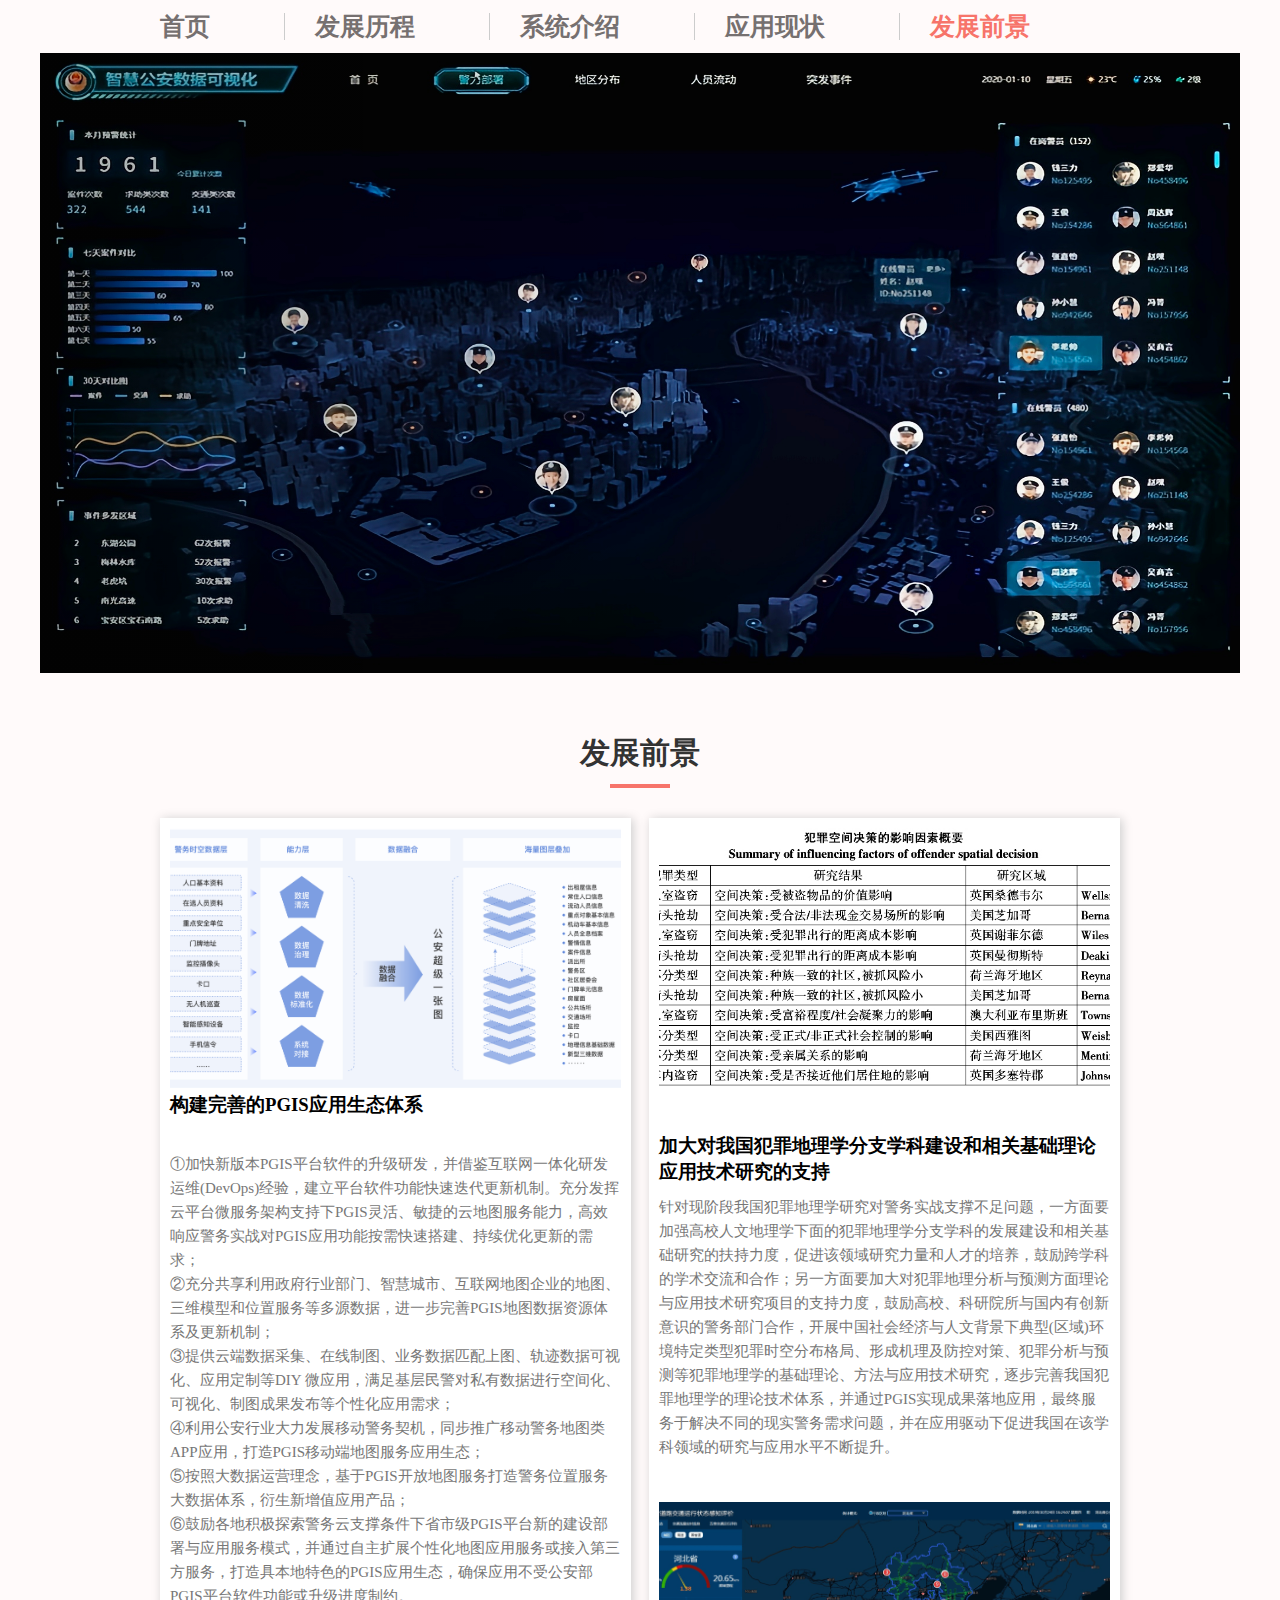
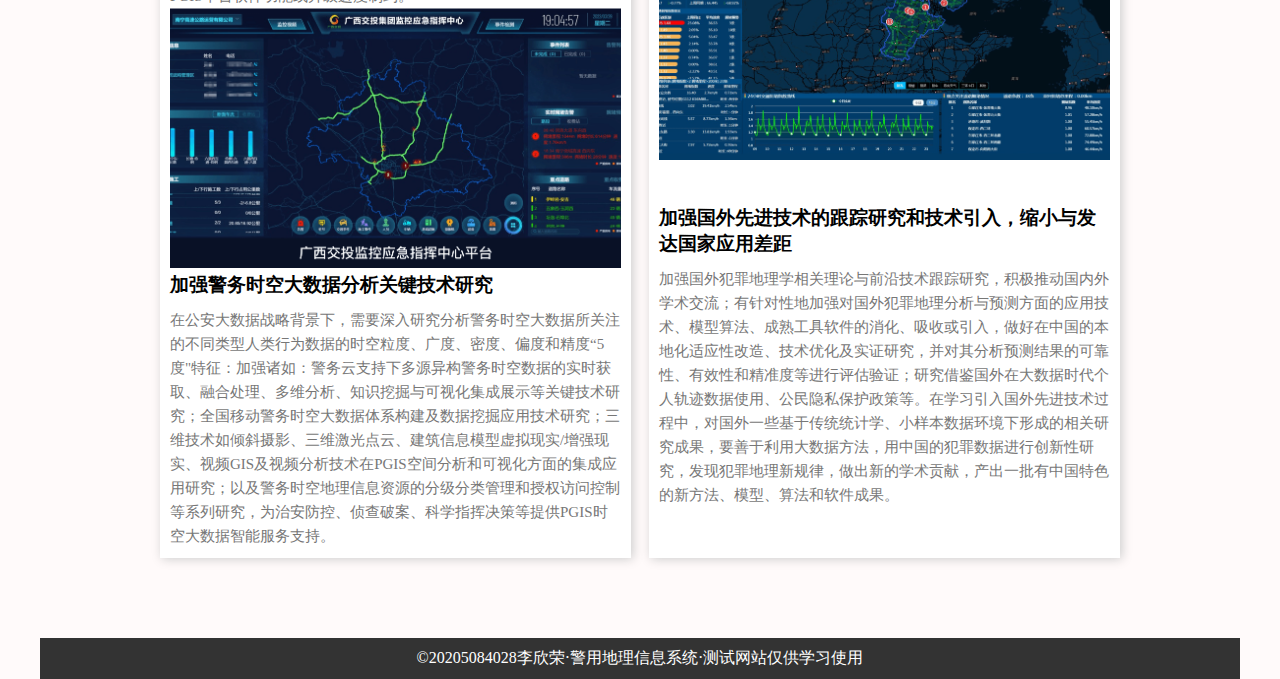
<file: qianjing.html>
<!DOCTYPE html>
<html>

<head>
	<meta charset="utf-8" />
	<title>警用地理信息系统</title>
	<link rel="stylesheet" href="css/style.css">
</head>

<body>

	<div class="content">
		<header>
			<div class="nav">
				<a href="index.html">首页</a>
				<a href="about.html">发展历程</a>
				<a href="xitong.html">系统介绍</a>
				<a href="yong.html">应用现状</a>
				<a href="qianjing.html" class="active">发展前景</a>
			</div>
		</header>
		<div class="f-banner">
			<img src="img/images/5.3.jpg" alt="" height="620" width="1200">
		</div>
		<div class="user">
			<div class="title">
				<h3>发展前景</h3>
			</div>
			<div class="user-box">
				<div class="user-list">
					<div class="list-img">
						<img src="img/图片14.png" alt="">
					</div>
					<div class="list-text">
						<h3>构建完善的PGIS应用生态体系</h3>
						<p><br>
							①加快新版本PGIS平台软件的升级研发，并借鉴互联网一体化研发运维(DevOps)经验，建立平台软件功能快速迭代更新机制。充分发挥云平台微服务架构支持下PGIS灵活、敏捷的云地图服务能力，高效响应警务实战对PGIS应用功能按需快速搭建、持续优化更新的需求；
							<br>
							②充分共享利用政府行业部门、智慧城市、互联网地图企业的地图、三维模型和位置服务等多源数据，进一步完善PGIS地图数据资源体系及更新机制；
							<br>
							③提供云端数据采集、在线制图、业务数据匹配上图、轨迹数据可视化、应用定制等DIY 微应用，满足基层民警对私有数据进行空间化、可视化、制图成果发布等个性化应用需求；
							<br>
							④利用公安行业大力发展移动警务契机，同步推广移动警务地图类APP应用，打造PGIS移动端地图服务应用生态；
							<br>
							⑤按照大数据运营理念，基于PGIS开放地图服务打造警务位置服务大数据体系，衍生新增值应用产品；
							<br>
							⑥鼓励各地积极探索警务云支撑条件下省市级PGIS平台新的建设部署与应用服务模式，并通过自主扩展个性化地图应用服务或接入第三方服务，打造具本地特色的PGIS应用生态，确保应用不受公安部PGIS平台软件功能或升级进度制约。
						</p>
					</div>
					<div class="list-img">
						<img src="img/images/5.7.jpg" alt="">
					</div>
					<div class="list-text">
						<h3>加强警务时空大数据分析关键技术研究</h3>
						<p>在公安大数据战略背景下，需要深入研究分析警务时空大数据所关注的不同类型人类行为数据的时空粒度、广度、密度、偏度和精度“5度"特征：加强诸如：警务云支持下多源异构警务时空数据的实时获取、融合处理、多维分析、知识挖掘与可视化集成展示等关键技术研究；全国移动警务时空大数据体系构建及数据挖掘应用技术研究；三维技术如倾斜摄影、三维激光点云、建筑信息模型虚拟现实/增强现实、视频GIS及视频分析技术在PGIS空间分析和可视化方面的集成应用研究；以及警务时空地理信息资源的分级分类管理和授权访问控制等系列研究，为治安防控、侦查破案、科学指挥决策等提供PGIS时空大数据智能服务支持。</p>
					</div>
				</div>
				<div class="user-list">
					<div class="list-img">
						<img src="img/D414AC107.jpg" alt="" width="976" height="395">
					</div>
					<div class="list-text">
						<h3>加大对我国犯罪地理学分支学科建设和相关基础理论应用技术研究的支持</h3>
						<p>针对现阶段我国犯罪地理学研究对警务实战支撑不足问题，一方面要加强高校人文地理学下面的犯罪地理学分支学科的发展建设和相关基础研究的扶持力度，促进该领域研究力量和人才的培养，鼓励跨学科的学术交流和合作；另一方面要加大对犯罪地理分析与预测方面理论与应用技术研究项目的支持力度，鼓励高校、科研院所与国内有创新意识的警务部门合作，开展中国社会经济与人文背景下典型(区域)环境特定类型犯罪时空分布格局、形成机理及防控对策、犯罪分析与预测等犯罪地理学的基础理论、方法与应用技术研究，逐步完善我国犯罪地理学的理论技术体系，并通过PGIS实现成果落地应用，最终服务于解决不同的现实警务需求问题，并在应用驱动下促进我国在该学科领域的研究与应用水平不断提升。</p>
					</div>
					<div class="list-img">
						<img src="img/图片16.png" alt="">
					</div>
					<div class="list-text">
						<h3>加强国外先进技术的跟踪研究和技术引入，缩小与发达国家应用差距</h3>
						<p>加强国外犯罪地理学相关理论与前沿技术跟踪研究，积极推动国内外学术交流；有针对性地加强对国外犯罪地理分析与预测方面的应用技术、模型算法、成熟工具软件的消化、吸收或引入，做好在中国的本地化适应性改造、技术优化及实证研究，并对其分析预测结果的可靠性、有效性和精准度等进行评估验证；研究借鉴国外在大数据时代个人轨迹数据使用、公民隐私保护政策等。在学习引入国外先进技术过程中，对国外一些基于传统统计学、小样本数据环境下形成的相关研究成果，要善于利用大数据方法，用中国的犯罪数据进行创新性研究，发现犯罪地理新规律，做出新的学术贡献，产出一批有中国特色的新方法、模型、算法和软件成果。</p>
					</div>
				</div>
			</div>
		</div>
		<div class="footer">
			<p>&copy;20205084028李欣荣·警用地理信息系统·测试网站仅供学习使用</p>
		</div>
	</div>

</body>

</html>
</file>
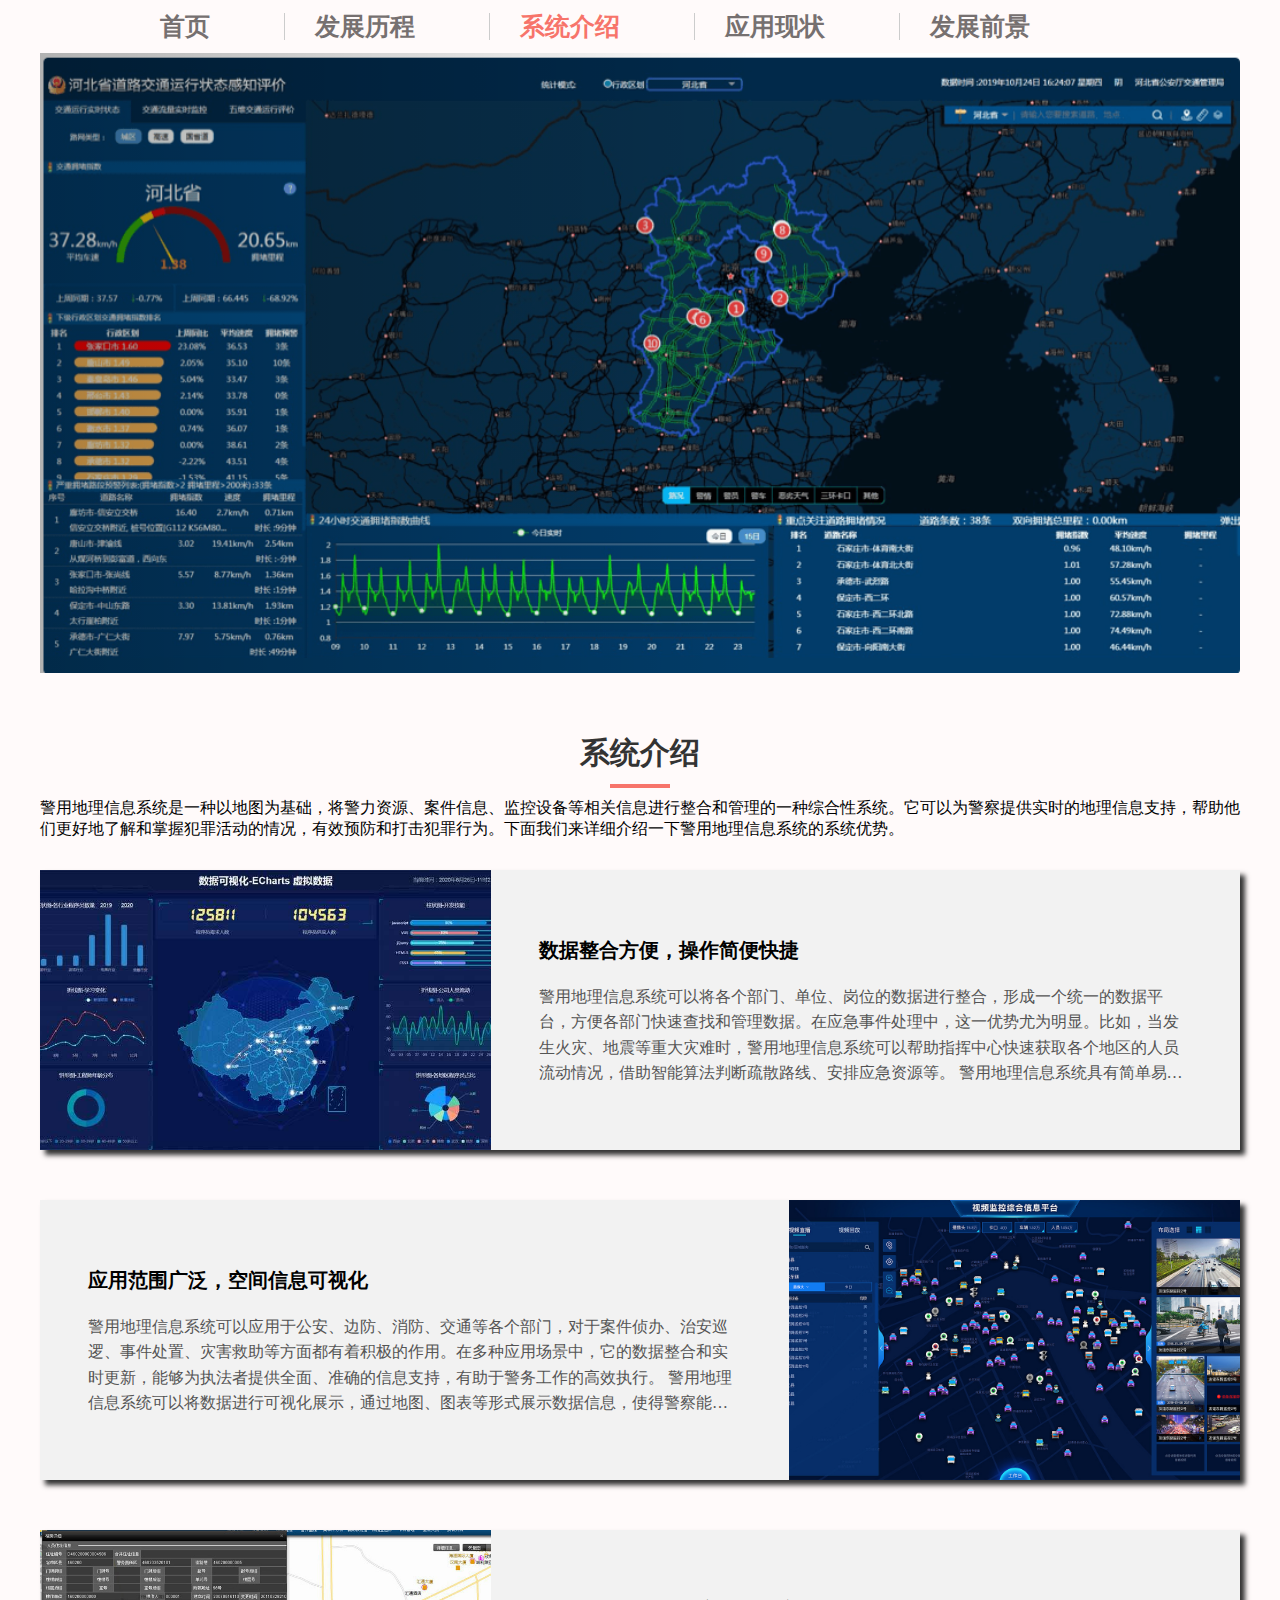
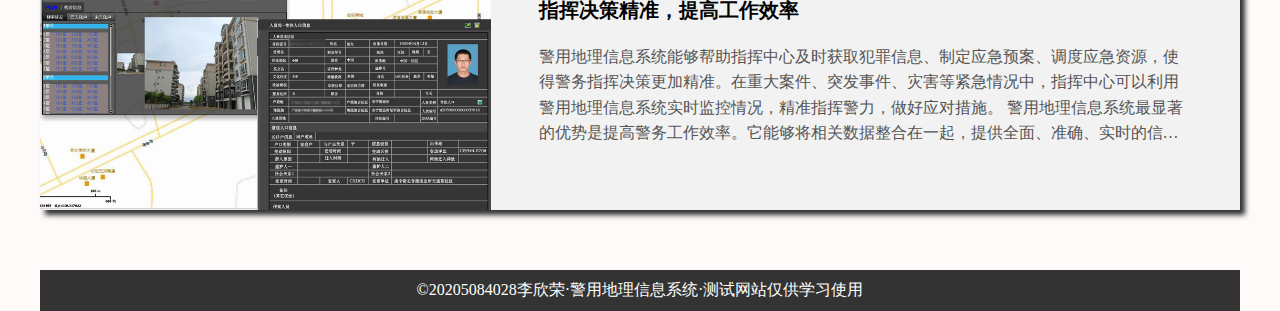
<file: xitong.html>
<!DOCTYPE html>
<html>

<head>
	<meta charset="utf-8" />
	<title>警用地理信息系统</title>
	<link rel="stylesheet" href="css/style.css">
</head>

<body>
	<div class="content">
		<header>
			<div class="nav">
				<a href="index.html">首页</a>
				<a href="about.html" >发展历程</a>
				<a href="xitong.html" class="active">系统介绍</a>
				<a href="yong.html">应用现状</a>
				<a href="qianjing.html">发展前景</a>
			</div>
		</header>
		<div class="f-banner">
			<img src="img/images/5.4.jpg" alt="" height="620" width="1200">
		</div>
		<div class="jd">
			<div class="title">
				<h3>系统介绍</h3>
				<p>警用地理信息系统是一种以地图为基础，将警力资源、案件信息、监控设备等相关信息进行整合和管理的一种综合性系统。它可以为警察提供实时的地理信息支持，帮助他们更好地了解和掌握犯罪活动的情况，有效预防和打击犯罪行为。下面我们来详细介绍一下警用地理信息系统的系统优势。</p>
			</div>
			<div class="jd-box">
				<div class="jd-list">
					<div class="list-img">
						<img src="img/图片7.png" alt="">
					</div>
					<div class="list-text">
						<h3>数据整合方便，操作简便快捷</h3>
						<p>警用地理信息系统可以将各个部门、单位、岗位的数据进行整合，形成一个统一的数据平台，方便各部门快速查找和管理数据。在应急事件处理中，这一优势尤为明显。比如，当发生火灾、地震等重大灾难时，警用地理信息系统可以帮助指挥中心快速获取各个地区的人员流动情况，借助智能算法判断疏散路线、安排应急资源等。
							警用地理信息系统具有简单易操作、信息反馈迅速等特点，这一优势使得警察可以迅速地了解和掌握目标信息，迅速做出反应和处理。进行警务信息查询、多源地图浏览、地图标注、轨迹回放等操作都非常简单，且几乎零起点，使得警察快速上手能力强，大幅提高了警务工作效率。</p>
					</div>
				</div>
				<div class="jd-list">
					<div class="list-text">
						<h3>应用范围广泛，空间信息可视化</h3>
						<p>警用地理信息系统可以应用于公安、边防、消防、交通等各个部门，对于案件侦办、治安巡逻、事件处置、灾害救助等方面都有着积极的作用。在多种应用场景中，它的数据整合和实时更新，能够为执法者提供全面、准确的信息支持，有助于警务工作的高效执行。
							警用地理信息系统可以将数据进行可视化展示，通过地图、图表等形式展示数据信息，使得警察能够更直观、更清晰地了解案件和情况，同时也有助于对数据进行分析和挖掘。
						</p>
					</div>
					<div class="list-img">
						<img src="img/图片8.png" alt="">
					</div>
				</div>
	
				<div class="jd-list">
					<div class="list-img">
						<img src="img/图片9.png" alt="">
					</div>
					<div class="list-text">
						<h3>指挥决策精准，提高工作效率</h3>
						<p>警用地理信息系统能够帮助指挥中心及时获取犯罪信息、制定应急预案、调度应急资源，使得警务指挥决策更加精准。在重大案件、突发事件、灾害等紧急情况中，指挥中心可以利用警用地理信息系统实时监控情况，精准指挥警力，做好应对措施。
							警用地理信息系统最显著的优势是提高警务工作效率。它能够将相关数据整合在一起，提供全面、准确、实时的信息支持，让警察能够快速了解案情、定位犯罪嫌疑人，以及快速到达现场，有效遏制犯罪行为。</p>
					</div>
				</div>
			</div>
		</div>
		<div class="footer">
			<p>&copy;20205084028李欣荣·警用地理信息系统·测试网站仅供学习使用</p>
		</div>
	</div>

</body>

</html>
</file>
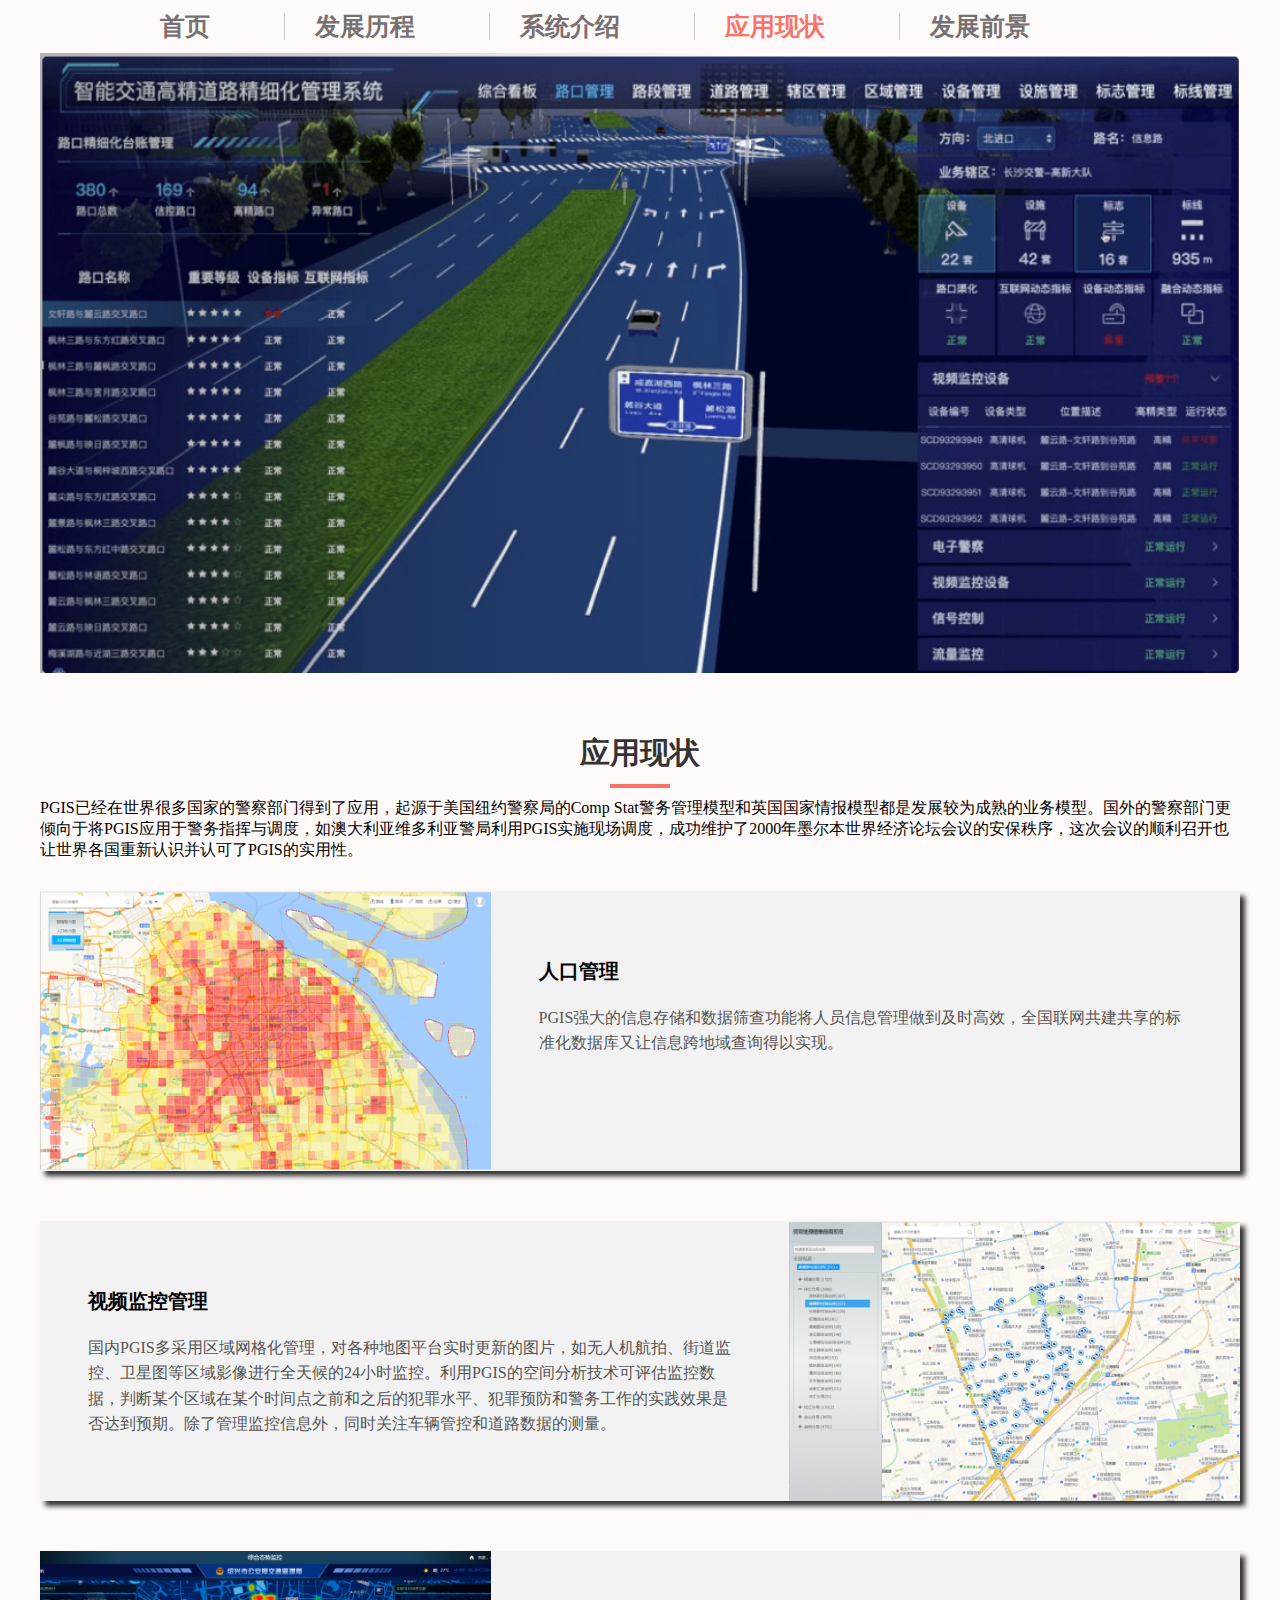
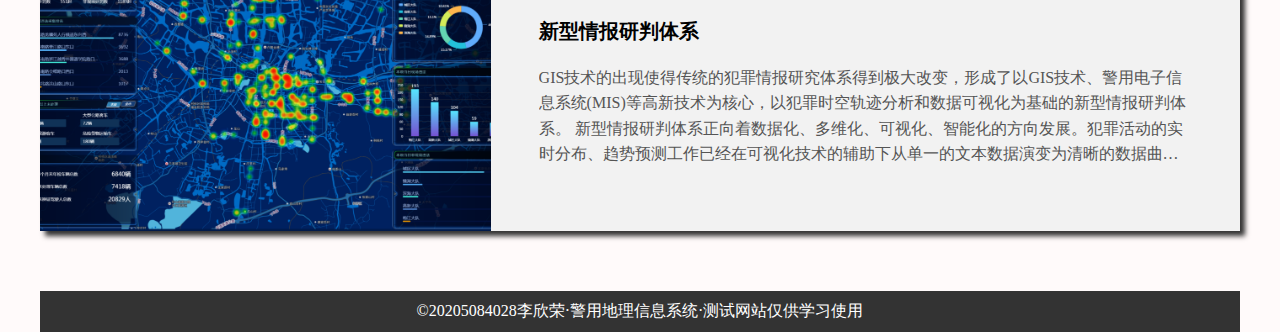
<file: yong.html>
<!DOCTYPE html>
<html>

<head>
	<meta charset="utf-8" />
	<title>警用地理信息系统</title>
	<link rel="stylesheet" href="css/style.css">
</head>

<body>

	<div class="content">
		<header>
			<div class="nav">
				<a href="index.html">首页</a>
				<a href="about.html" >发展历程</a>
				<a href="xitong.html" >系统介绍</a>
				<a href="yong.html" class="active">应用现状</a>
				<a href="qianjing.html">发展前景</a>
			</div>
		</header>
		<div class="f-banner">
			<img src="img/图片11.png" alt="" height="620px" width="1200px">
		</div>
		<div class="jd">
			<div class="title">
				<h3>应用现状</h3>
				<p>PGIS已经在世界很多国家的警察部门得到了应用，起源于美国纽约警察局的Comp Stat警务管理模型和英国国家情报模型都是发展较为成熟的业务模型。国外的警察部门更倾向于将PGIS应用于警务指挥与调度，如澳大利亚维多利亚警局利用PGIS实施现场调度，成功维护了2000年墨尔本世界经济论坛会议的安保秩序，这次会议的顺利召开也让世界各国重新认识并认可了PGIS的实用性。</p>
			</div>
			<div class="jd-box">
				<div class="jd-list">
					<div class="list-img">
						<img src="img/图片10.png" alt="">
					</div>
					<div class="list-text">
						<h3>人口管理</h3>
						<p>PGIS强大的信息存储和数据筛查功能将人员信息管理做到及时高效，全国联网共建共享的标准化数据库又让信息跨地域查询得以实现。</p>
					</div>
				</div>
				<div class="jd-list">
					<div class="list-text">
						<h3>视频监控管理</h3>
						<p>国内PGIS多采用区域网格化管理，对各种地图平台实时更新的图片，如无人机航拍、街道监控、卫星图等区域影像进行全天候的24小时监控。利用PGIS的空间分析技术可评估监控数据，判断某个区域在某个时间点之前和之后的犯罪水平、犯罪预防和警务工作的实践效果是否达到预期。除了管理监控信息外，同时关注车辆管控和道路数据的测量。
						</p>
					</div>
					<div class="list-img">
						<img src="img/images/4.4.jpg" alt="">
					</div>
				</div>
	
				<div class="jd-list">
					<div class="list-img">
						<img src="img/images/4.6.jpg" alt="">
					</div>
					<div class="list-text">
						<h3>新型情报研判体系</h3>
						<p>GIS技术的出现使得传统的犯罪情报研究体系得到极大改变，形成了以GIS技术、警用电子信息系统(MIS)等高新技术为核心，以犯罪时空轨迹分析和数据可视化为基础的新型情报研判体系。
							新型情报研判体系正向着数据化、多维化、可视化、智能化的方向发展。犯罪活动的实时分布、趋势预测工作已经在可视化技术的辅助下从单一的文本数据演变为清晰的数据曲线和地理犯罪图谱，情报数据的搜集、筛选、分析、挖掘、制图等越来越依靠SPSS和Ucinet的集群大数据分析及可视化工具来工作。</p>
					</div>
				</div>
	
			</div>
		</div>
		<div class="footer">
			<p>&copy;20205084028李欣荣·警用地理信息系统·测试网站仅供学习使用</p>
		</div>
	</div>


</body>

</html>
</file>
<file: css/style.css>
*{
	margin: 0;
	padding: 0;
}
@font-face {
	font-family: 'xxht';
	src: url(../font/xxht.ttf);
}
a{
	text-decoration: none;
}
li{
	list-style: none;
}
body{
	font-size: 16px;
	font-family: 微软雅黑;
    background-color: #FFFAFA;
}
.content{
	width: 1200px;
	margin: 0 auto;
}
header{
	text-align: center;
	display: flex;
	align-items: center;
	justify-content: space-between;
	width: 80%;
	margin: 10px auto;
	/* background-color: #333; */
}
.slideshow-container {
  width: 1200px; margin:0 auto;
  height: 620px;
  position: relative;
  overflow: hidden;
}

.slideshow {
  width: 300%;
  height: 100%;
  display: flex;
  transition: transform 0.5s ease-in-out;
}

.slideshow img {
  width: 33.33%;
  height: 100%;
  object-fit: cover;
}

.nav a{
	font-size: 25px;
	text-align: center;
	text-decoration: none;
	color: rgb(118, 112, 112);
	padding-right: 70px;
	font-weight: bold;
}
.nav a + a {
	padding-left: 30px;
	border-left: 1px solid #ccc;
}
.nav a:hover, .nav .active{
	color: #F7746A;
}

.jd-list{
	box-shadow: #333 5px 5px 5px;
}
.home-about{
	display: flex;
	justify-content: space-between;
	width: 90%;
	margin: auto;
}
.home-about-text{
	text-align: center;
	float: right;
}
.home-about-text h3{
	font-size: 40px;
	color: #333;
	font-weight: bold;
	letter-spacing: 4px;
	margin-bottom: 21px;
	line-height: 1.8;
}
.home-about-text p{
	line-height: 1.9;
}
.home-about-text a{
	display: flex;
	justify-content: center;
	align-items: center;
	font-size: 15px;
	width: 120px;
	color: #333;
	margin-top: 17px;
	border: 1px solid #333;
	transition: all 0.3s;
	font-weight: bold;
	margin:0 auto;
 }
.home-about-text a:hover{
	box-shadow: 2px 3px 10px #999;
	transform: translateY(-3px);
	border-radius: 30px;
}
.home-about-text a img{
	height: 30px;
	margin-left: 10px;
}
.home-about-img{
	width: 70%;
}
.home-about-img img{
	display: block;
	width: 100%;
	height: 400px;
	object-fit: cover;
}
.home-jd{
	padding-top: 30px;
}
.title h3{
	font-size: 30px;
	color: #333;
	font-weight: bold;
	text-align: center;
}
.title h3::after{
	content: '';
	display: block;
	width: 60px;
	height: 4px;
	background: #F7746A;
	margin: 10px auto;
}
.home-jd-box{
	display: flex;
	justify-content: space-between;
	width: 80%;
	margin: 60px auto;
}
.home-jd-box-left{
	width: 60%;
}
.home-jd-box-right{
	width: 38%;
}
.home-jd-box-left a{
	position: relative;
	display: block;
	width: 100%;
	height: 595px;
	overflow: hidden;
}
.home-jd-box-right a{
	position: relative;
	display: block;
	width: 100%;
	height: 280px;
	margin-bottom: 30px;
	overflow: hidden;
}
.home-jd-box a img{
	display: block;
	width: 100%;
	height: 100%;
	object-fit: cover;
	transition: all 0.3s;
}
.home-jd-box a img:hover{
	transform: scale(1.1);
}
.home-jd-box a p{
	position: absolute;
	left: 0;
	bottom: 0;
	width: 95%;
	padding-left: 5%;
	height: 50px;
	line-height: 50px;
	color: #FFF;
	font-size: 18px;
	background-image: linear-gradient(30deg, #F7746A, rgba(0,0,0,0) 80%);
}
.home-food{
	width: 80%;
	margin: auto;
}
.home-food-box{
	margin: 60px 0;
}
.home-food-box ul{
	display: flex;
	flex-wrap: wrap;
}
.home-food-box ul li{
	width: 24%;
	margin-right: 1.33%;
	margin-bottom: 20px;
	transition: all 0.3s;
}
.home-food-box ul li:nth-child(4n+4){
	margin-right: 0;
}
.home-food-box ul li a{
	display: block;
}
.home-food-box ul li img{
	display: block;
	width: 100%;
	height: 220px;
	object-fit: cover;
}
.home-food-box ul li p{
	color: #000;
	margin-top: 10px;
	font-size: 18px;
}
.home-food-box ul li:hover{
	transform: translateY(-20px);
}
.footer{
	padding: 10px 0;
	color: #FFF;
	background: #333;
	text-align: center;
}
.f-banner{
	position: relative;
	line-height: 230px;
}
.f-banner img{
	display: block;

}
.f-banner::before{
	position: absolute;
	left: 0;
	top: 0;
	display: block;
	content: '';
	width: 100%;
	height: 100%;
	background-image: linear-gradient(90deg, rgba(0,0,0,0.3), rgba(0,0,0,0) 60%);
}
.f-banner h3{
	position: absolute;
	z-index: 9;
	top: 0;
	left: 10%;
	color: #FFF;
	font-weight: normal;
	font-size: 35px;
	letter-spacing: 5px;
}
.about{
	display: flex;
	align-items: flex-start;
	justify-content: space-between;
	width: 80%;
	margin: 30px auto;
}

.right-con{
	width: 1200px;
}
.text{
	padding: 2%;
	margin-top: 20px;
	border: 1px solid #EDEDED;
}
.text p{
	text-indent: 2em;
	color: #333;
	line-height: 1.8;
	margin: 10px 0;
}
.text img{
	display: block;
	max-width: 100%;
	margin: auto;
}
.food{
	width: 80%;
	margin: 60px auto;
}
.food-box{
	display: flex;
	flex-wrap: wrap;
	margin-top: 30px;
}
.food-list {
	width: 31%;
	margin-right: 3.5%;
	margin-bottom: 20px;
}
.food-list:nth-child(3n+3){
	margin-right: 0;
}
.food .food-list .list-img {
	width: 100%;
}

.food .food-list .list-img img {
	width: 100%;
	height: 220px;
	object-fit: cover;
}

.food .food-list .list-text {
	width: 100%;
}

.food .food-list .list-text h3 {
	margin: 15px 0 10px 0;
	color: #333;
	font-size: 18px;
}
.food .food-list .list-text p {
	line-height: 1.6;
	font-size: 14px;
	color: #666;
	line-height: 24px;
}
.jd{
	margin: 60px auto;
}
.jd-box{
	margin-top: 30px;
}
.jd-list{
	display: flex;
	justify-content: space-between;
	margin-bottom: 50px;
}
.jd-list .list-img{
	width: 40%;
}
.jd-list .list-img img{
	display: block;
	width: 100%;
	height: 280px;
	object-fit: cover;
}
.jd-list .list-text{
	display: flex;
	flex-wrap: wrap;
	align-content: center;
	width: 58%;
	height: 280px;
	padding: 0 4%;
	background: #f2f2f2;
}
.jd-list .list-text h3{
	width: 100%;
	font-size: 20px;
	margin-bottom: 20px;
}
.jd-list .list-text p{
	width: 100%;
	height: 100px;
	line-height: 1.6;
	display: -webkit-box;
	-webkit-box-orient: vertical;
	-webkit-line-clamp: 4;
	overflow: hidden;
	color: #555;
	font-weight: normal;
}
.jd-list .list-text a{
	display: block;
	width: 120px;
	height: 40px;
	line-height: 40px;
	text-align: center;
	color: #FFF;
	background: #F7746A;
	margin-top: 20px;
}
.jd-list .list-text a:hover{
	opacity: 0.8;
}
.jd-detail-detail {
	width: 1200px;
	margin: 50px auto;
}

.jd-detail-title {
	padding-top: 30px;
	text-align: center;
	border-bottom: 1px solid #CCCCCC;
}

.jd-detail-title h3 {
	font-size: 24px;
}

.jd-detail-title p {
	font-size: 15px;
	color: #888888;
	margin: 20px 0;
}

.jd-detail-title p span {
	margin: 0 10px;
}

.jd-detail-text {
	padding-top: 20px;
}

.jd-detail-text p {
	margin: 5px 0;
	font-size: 16px;
	text-indent: 2em;
	line-height: 1.6;
}

.jd-detail-text img {
	display: block;
	max-width: 100%;
	margin: 5px auto;
}
.user{
	width: 80%;
	margin: 60px auto;
}
.user-box {
	display: flex;
	flex-wrap: wrap;
	justify-content: space-between;
	width: 100%;
	margin: 30px auto;
}

.user .user-list {
	display: flex;
	flex-wrap: wrap;
	justify-content: space-between;
	width: 47%;
	background-color: #FFFFFF;
	box-shadow: 2px 1px 10px #CCCCCC;
	padding: 10px;
	margin-bottom: 20px;
}


.user .user-list .list-img img {
	width: 100%;
	height: 260px;
	object-fit: cover;
}


.user .user-list .list-text h3 {
	margin-bottom: 10px;
}

.user .user-list .list-text p {
	line-height: 1.6;
	font-size: 15px;
	color: #777777;
}
</file>
